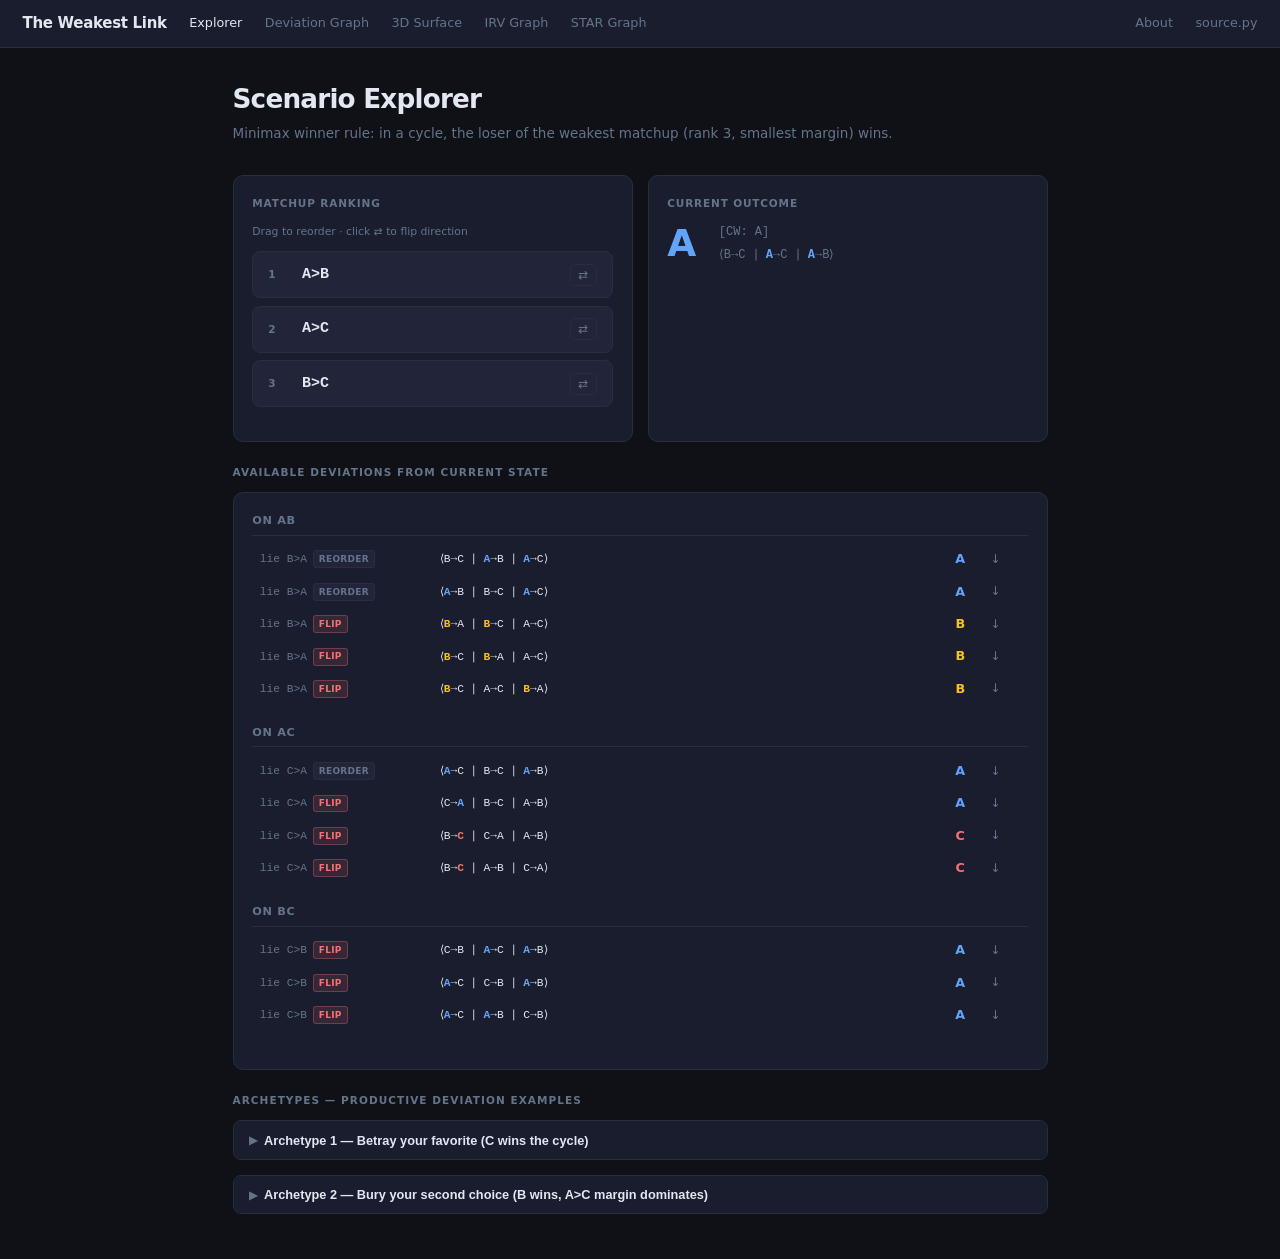
<file: index.html>
<!DOCTYPE html>
<html lang="en">
<head>
  <meta charset="UTF-8">
  <meta name="viewport" content="width=device-width, initial-scale=1.0">
  <title>The Weakest Link — Minimax Pairwise Voting</title>
  <link rel="stylesheet" href="style.css">
  <style>
    .config-grid {
      display: grid;
      grid-template-columns: 1fr 1fr;
      gap: 1rem;
      margin-bottom: 1.5rem;
    }
    @media (max-width: 600px) {
      .config-grid { grid-template-columns: 1fr; }
    }
    .state-card {
      background: var(--surface);
      border: 1px solid var(--border);
      border-radius: 10px;
      padding: 1.25rem;
    }
    .matchup-section {
      background: var(--surface);
      border: 1px solid var(--border);
      border-radius: 10px;
      padding: 1.25rem;
    }
    .drag-hint {
      font-size: 0.72rem;
      color: var(--muted);
      margin-bottom: 0.75rem;
    }
  </style>
</head>
<body>

<nav>
  <a href="index.html" class="site-title">The Weakest Link</a>
  <a href="index.html" class="active">Explorer</a>
  <a href="graph.html">Deviation Graph</a>
  <a href="3d.html">3D Surface</a>
  <a href="IRV.html">IRV Graph</a>
  <a href="star.html">STAR Graph</a>
  <span class="spacer"></span>
  <a href="about.html">About</a>
  <a href="minimax_graph_test.py" target="_blank">source.py</a>
</nav>

<div class="container">

  <div class="page-header">
    <h1>Scenario Explorer</h1>
    <p class="subtitle">Minimax winner rule: in a cycle, the loser of the weakest matchup (rank 3, smallest margin) wins.</p>
  </div>

  <div class="config-grid">

    <!-- Matchup configurator -->
    <div class="matchup-section">
      <div class="card-title">Matchup ranking</div>
      <p class="drag-hint">Drag to reorder · click ⇄ to flip direction</p>
      <div id="matchup-list" class="matchup-list"></div>
    </div>

    <!-- State panel -->
    <div class="state-card">
      <div class="card-title">Current outcome</div>
      <div class="state-panel">
        <div id="winner-display" class="winner-display a">A</div>
        <div class="state-meta">
          <span id="state-cycle" class="state-tag">[cycle]</span>
          <span id="state-desc" class="state-tag"></span>
        </div>
      </div>
    </div>

  </div>

  <!-- Deviation panel -->
  <div id="deviation-section">
    <div class="section-heading">Available deviations from current state</div>
    <div class="card">
      <div id="deviation-panel"></div>
    </div>
    <div id="callout" class="callout">
      <strong>No multi-step deviation ever helps</strong> — if no single-step deviation is profitable, no chain of deviations leads to a better outcome either.
    </div>
  </div>

  <!-- Archetypes -->
  <div class="section-heading">Archetypes — productive deviation examples</div>
  <div id="shortcuts-container"></div>

</div>

<script type="module" src="explorer.js"></script>
</body>
</html>
</file>
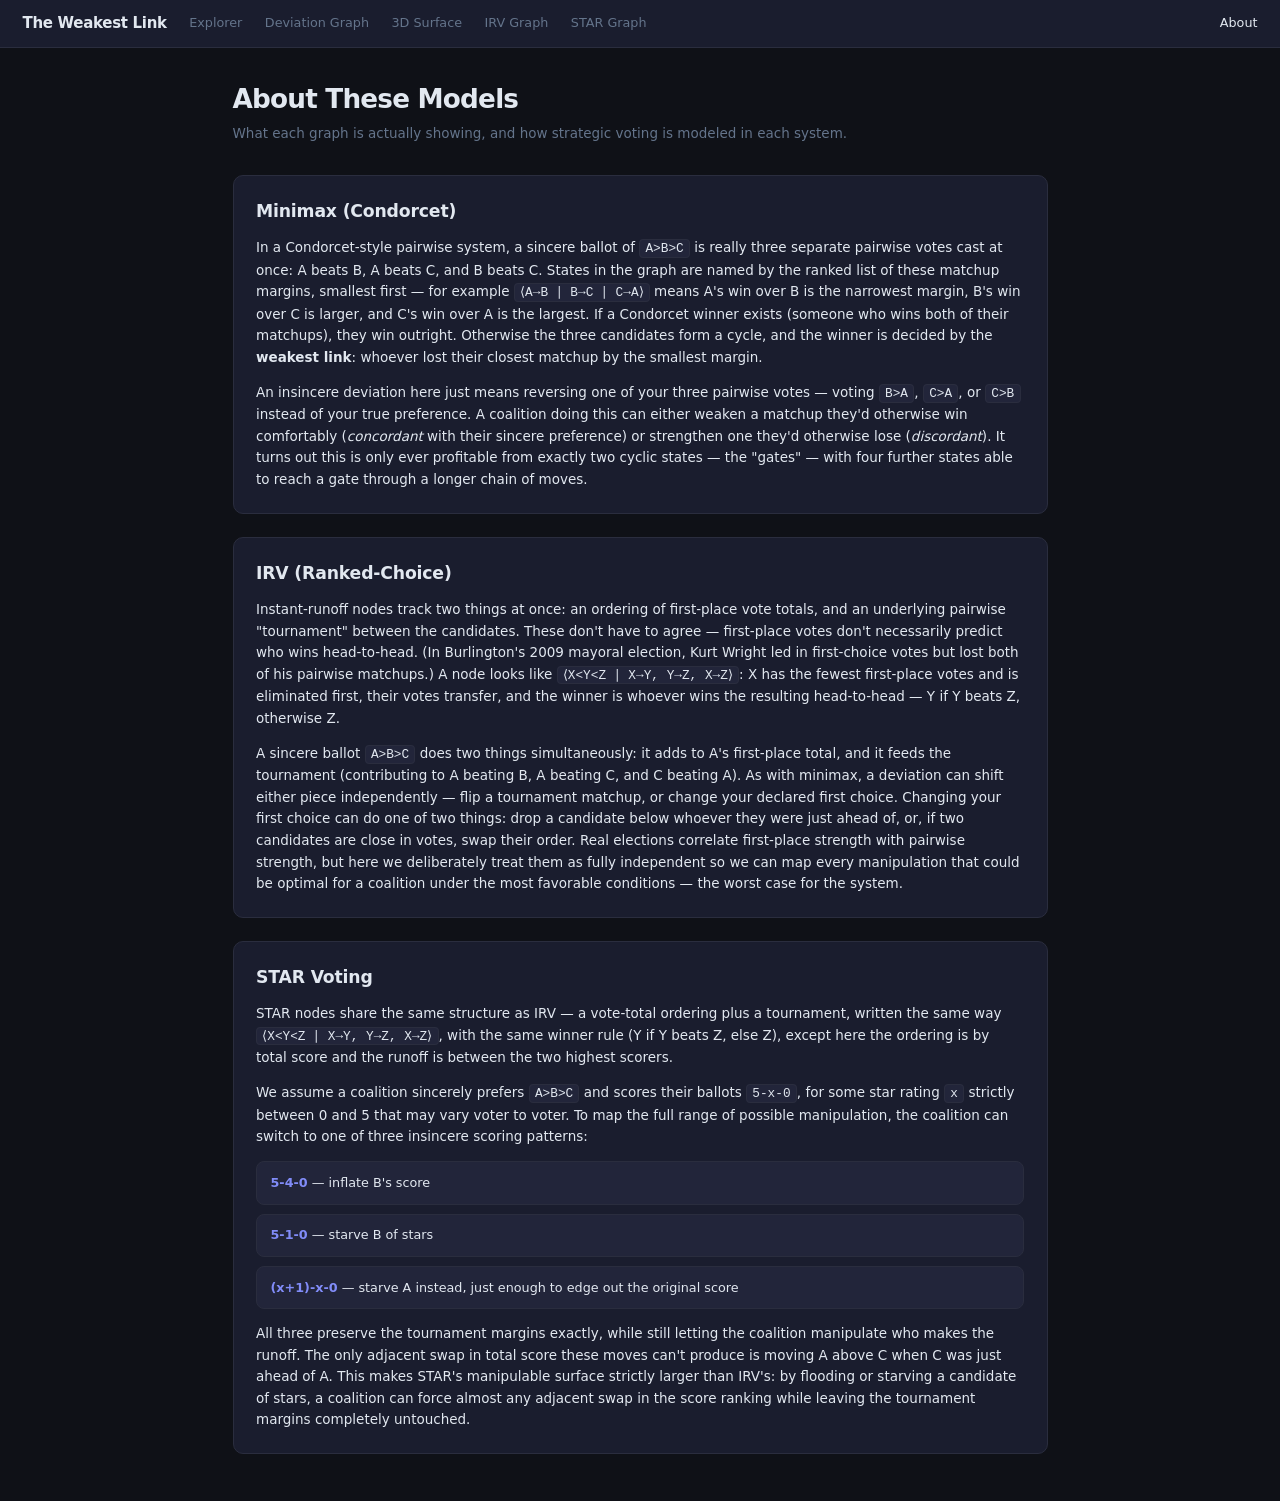
<file: about.html>
<!DOCTYPE html>
<html lang="en">
<head>
  <meta charset="UTF-8">
  <meta name="viewport" content="width=device-width, initial-scale=1.0">
  <title>About — The Weakest Link</title>
  <link rel="stylesheet" href="style.css">
  <style>
    .about-section {
      background: var(--surface);
      border: 1px solid var(--border);
      border-radius: 10px;
      padding: 1.5rem;
      margin-bottom: 1.5rem;
    }
    .about-section h2 {
      font-size: 1.15rem;
      font-weight: 800;
      letter-spacing: -0.01em;
      margin-bottom: 0.75rem;
    }
    .about-section p {
      color: var(--text);
      font-size: 0.9rem;
      margin-bottom: 0.9rem;
    }
    .about-section p:last-child { margin-bottom: 0; }
    .about-section code {
      font-family: 'Fira Mono', 'Cascadia Code', monospace;
      font-size: 0.85rem;
      background: var(--surface2);
      border: 1px solid var(--border);
      border-radius: 4px;
      padding: 0.05rem 0.35rem;
    }
    .archetype-list {
      list-style: none;
      display: flex;
      flex-direction: column;
      gap: 0.6rem;
      margin: 0.9rem 0;
    }
    .archetype-list li {
      background: var(--surface2);
      border: 1px solid var(--border);
      border-radius: 8px;
      padding: 0.7rem 0.9rem;
      font-size: 0.85rem;
    }
    .archetype-list strong { color: var(--accent); }
  </style>
</head>
<body>

<nav>
  <a href="index.html" class="site-title">The Weakest Link</a>
  <a href="index.html">Explorer</a>
  <a href="graph.html">Deviation Graph</a>
  <a href="3d.html">3D Surface</a>
  <a href="IRV.html">IRV Graph</a>
  <a href="star.html">STAR Graph</a>
  <span class="spacer"></span>
  <a href="about.html" class="active">About</a>
</nav>

<div class="container">

  <div class="page-header">
    <h1>About These Models</h1>
    <p class="subtitle">What each graph is actually showing, and how strategic voting is modeled in each system.</p>
  </div>

  <div class="about-section">
    <h2>Minimax (Condorcet)</h2>
    <p>
      In a Condorcet-style pairwise system, a sincere ballot of <code>A&gt;B&gt;C</code> is really three
      separate pairwise votes cast at once: A beats B, A beats C, and B beats C. States in the graph are
      named by the ranked list of these matchup margins, smallest first — for example
      <code>⟨A→B ∣ B→C ∣ C→A⟩</code> means A's win over B is the narrowest margin, B's win over C is
      larger, and C's win over A is the largest. If a Condorcet winner exists (someone who wins both of
      their matchups), they win outright. Otherwise the three candidates form a cycle, and the winner is
      decided by the <strong>weakest link</strong>: whoever lost their closest matchup by the smallest margin.
    </p>
    <p>
      An insincere deviation here just means reversing one of your three pairwise votes — voting
      <code>B&gt;A</code>, <code>C&gt;A</code>, or <code>C&gt;B</code> instead of your true preference. A
      coalition doing this can either weaken a matchup they'd otherwise win comfortably (<em>concordant</em>
      with their sincere preference) or strengthen one they'd otherwise lose (<em>discordant</em>). It turns
      out this is only ever profitable from exactly two cyclic states — the "gates" — with four further
      states able to reach a gate through a longer chain of moves.
    </p>
  </div>

  <div class="about-section">
    <h2>IRV (Ranked-Choice)</h2>
    <p>
      Instant-runoff nodes track two things at once: an ordering of first-place vote totals, and an
      underlying pairwise "tournament" between the candidates. These don't have to agree — first-place
      votes don't necessarily predict who wins head-to-head. (In Burlington's 2009 mayoral election, Kurt
      Wright led in first-choice votes but lost both of his pairwise matchups.) A node looks like
      <code>⟨X&lt;Y&lt;Z ∣ X→Y, Y→Z, X→Z⟩</code>: X has the fewest first-place votes and is eliminated
      first, their votes transfer, and the winner is whoever wins the resulting head-to-head — Y if Y
      beats Z, otherwise Z.
    </p>
    <p>
      A sincere ballot <code>A&gt;B&gt;C</code> does two things simultaneously: it adds to A's first-place
      total, and it feeds the tournament (contributing to A beating B, A beating C, and C beating A). As
      with minimax, a deviation can shift either piece independently — flip a tournament matchup, or change
      your declared first choice. Changing your first choice can do one of two things: drop a candidate
      below whoever they were just ahead of, or, if two candidates are close in votes, swap their order.
      Real elections correlate first-place strength with pairwise strength, but here we deliberately treat
      them as fully independent so we can map every manipulation that could be optimal for a coalition
      under the most favorable conditions — the worst case for the system.
    </p>
  </div>

  <div class="about-section">
    <h2>STAR Voting</h2>
    <p>
      STAR nodes share the same structure as IRV — a vote-total ordering plus a tournament, written the
      same way <code>⟨X&lt;Y&lt;Z ∣ X→Y, Y→Z, X→Z⟩</code>, with the same winner rule (Y if Y beats Z, else
      Z), except here the ordering is by total score and the runoff is between the two highest scorers.
    </p>
    <p>
      We assume a coalition sincerely prefers <code>A&gt;B&gt;C</code> and scores their ballots
      <code>5-x-0</code>, for some star rating <code>x</code> strictly between 0 and 5 that may vary voter
      to voter. To map the full range of possible manipulation, the coalition can switch to one of three
      insincere scoring patterns:
    </p>
    <ul class="archetype-list">
      <li><strong>5-4-0</strong> — inflate B's score</li>
      <li><strong>5-1-0</strong> — starve B of stars</li>
      <li><strong>(x+1)-x-0</strong> — starve A instead, just enough to edge out the original score</li>
    </ul>
    <p>
      All three preserve the tournament margins exactly, while still letting the coalition manipulate who
      makes the runoff. The only adjacent swap in total score these moves can't produce is moving A above
      C when C was just ahead of A. This makes STAR's manipulable surface strictly larger than IRV's: by
      flooding or starving a candidate of stars, a coalition can force almost any adjacent swap in the
      score ranking while leaving the tournament margins completely untouched.
    </p>
  </div>

</div>

</body>
</html>
</file>
<file: style.css>
:root {
  --bg: #0f1117;
  --surface: #1a1d2e;
  --surface2: #22253a;
  --border: #2a2d3e;
  --text: #e2e8f0;
  --muted: #64748b;
  --a: #60a5fa;
  --b: #fbbf24;
  --c: #f87171;
  --green: #34d399;
  --yellow: #fde68a;
  --win-bg-a: rgba(96, 165, 250, 0.08);
  --win-bg-b: rgba(251, 191, 36, 0.08);
  --win-bg-c: rgba(248, 113, 113, 0.08);
  --accent: #818cf8;
}

*, *::before, *::after { box-sizing: border-box; margin: 0; padding: 0; }

html { font-size: 15px; }

body {
  background: var(--bg);
  color: var(--text);
  font-family: 'Inter', system-ui, -apple-system, sans-serif;
  line-height: 1.6;
  min-height: 100vh;
}

/* ── Nav ── */
nav {
  display: flex;
  align-items: center;
  gap: 1.5rem;
  padding: 0.75rem 1.5rem;
  background: var(--surface);
  border-bottom: 1px solid var(--border);
  font-size: 0.85rem;
}

nav .site-title {
  font-weight: 700;
  font-size: 1rem;
  color: var(--text);
  text-decoration: none;
  letter-spacing: -0.02em;
}

nav a {
  color: var(--muted);
  text-decoration: none;
  transition: color 0.15s;
}

nav a:hover, nav a.active { color: var(--text); }

nav .spacer { flex: 1; }

/* ── Layout ── */
.container {
  max-width: 860px;
  margin: 0 auto;
  padding: 2rem 1.5rem;
}

/* ── Header ── */
.page-header {
  margin-bottom: 2rem;
}

.page-header h1 {
  font-size: 1.75rem;
  font-weight: 800;
  letter-spacing: -0.03em;
  margin-bottom: 0.25rem;
}

.page-header .subtitle {
  color: var(--muted);
  font-size: 0.9rem;
}

/* ── Cards ── */
.card {
  background: var(--surface);
  border: 1px solid var(--border);
  border-radius: 10px;
  padding: 1.25rem;
  margin-bottom: 1rem;
}

.card-title {
  font-size: 0.7rem;
  font-weight: 600;
  text-transform: uppercase;
  letter-spacing: 0.08em;
  color: var(--muted);
  margin-bottom: 0.75rem;
}

/* ── Matchup cards ── */
.matchup-list {
  display: flex;
  flex-direction: column;
  gap: 0.5rem;
  margin-bottom: 1rem;
}

.matchup-card {
  display: flex;
  align-items: center;
  gap: 0.75rem;
  background: var(--surface2);
  border: 1px solid var(--border);
  border-radius: 8px;
  padding: 0.7rem 1rem;
  cursor: grab;
  user-select: none;
  transition: border-color 0.15s, box-shadow 0.15s, opacity 0.15s;
}

.matchup-card:hover { border-color: var(--accent); }
.matchup-card.dragging { opacity: 0.4; cursor: grabbing; }
.matchup-card.drag-over { border-color: var(--green); box-shadow: 0 0 0 2px rgba(52,211,153,0.2); }

.rank-badge {
  font-size: 0.7rem;
  font-weight: 700;
  color: var(--muted);
  min-width: 1.5rem;
}

.matchup-label {
  flex: 1;
  font-family: 'Fira Mono', 'Cascadia Code', monospace;
  font-size: 1rem;
  font-weight: 600;
}

.flip-btn {
  background: none;
  border: 1px solid var(--border);
  border-radius: 5px;
  color: var(--muted);
  padding: 0.2rem 0.5rem;
  font-size: 0.8rem;
  cursor: pointer;
  transition: background 0.15s, color 0.15s;
  font-family: inherit;
}

.flip-btn:hover { background: var(--border); color: var(--text); }

/* ── State panel ── */
.state-panel {
  display: flex;
  align-items: center;
  gap: 1.5rem;
  flex-wrap: wrap;
}

.winner-display {
  font-size: 2.5rem;
  font-weight: 900;
  line-height: 1;
}

.winner-display.a { color: var(--a); }
.winner-display.b { color: var(--b); }
.winner-display.c { color: var(--c); }

.state-meta {
  display: flex;
  flex-direction: column;
  gap: 0.3rem;
}

.state-tag {
  font-size: 0.8rem;
  color: var(--muted);
  font-family: monospace;
}

.sincere-tag {
  font-size: 0.8rem;
  padding: 0.15rem 0.5rem;
  border-radius: 4px;
  display: inline-block;
  font-weight: 600;
}

.sincere-tag.yes { background: rgba(52,211,153,0.15); color: var(--green); }
.sincere-tag.no  { background: rgba(248,113,113,0.15); color: var(--c); }

/* ── Candidate colors ── */
.cand-a { color: var(--a); }
.cand-b { color: var(--b); }
.cand-c { color: var(--c); }

/* ── Shortcuts accordion ── */
.accordion {
  border: 1px solid var(--border);
  border-radius: 8px;
  overflow: hidden;
  margin-bottom: 1rem;
}

.accordion-header {
  display: flex;
  align-items: center;
  gap: 0.5rem;
  padding: 0.75rem 1rem;
  background: var(--surface);
  cursor: pointer;
  font-size: 0.85rem;
  font-weight: 600;
  border: none;
  width: 100%;
  text-align: left;
  color: var(--text);
  transition: background 0.15s;
}

.accordion-header:hover { background: var(--surface2); }

.accordion-header .chevron {
  transition: transform 0.2s;
  font-size: 0.7rem;
  color: var(--muted);
}

.accordion-header.open .chevron { transform: rotate(90deg); }

.accordion-body {
  display: none;
  padding: 0.75rem 1rem;
  background: var(--surface2);
  border-top: 1px solid var(--border);
  gap: 0.4rem;
  flex-direction: column;
}

.accordion-body.open { display: flex; }

.shortcut-btn {
  background: none;
  border: 1px solid var(--border);
  border-radius: 6px;
  color: var(--text);
  padding: 0.4rem 0.75rem;
  font-family: 'Fira Mono', monospace;
  font-size: 0.8rem;
  cursor: pointer;
  text-align: left;
  transition: background 0.15s, border-color 0.15s;
}

.shortcut-btn:hover { background: var(--border); border-color: var(--accent); }

/* ── Deviation panel ── */
.dev-section { margin-bottom: 1.25rem; }

.dev-section-title {
  font-size: 0.75rem;
  font-weight: 700;
  text-transform: uppercase;
  letter-spacing: 0.06em;
  color: var(--muted);
  margin-bottom: 0.5rem;
  padding-bottom: 0.3rem;
  border-bottom: 1px solid var(--border);
}

.dev-row {
  display: grid;
  grid-template-columns: 11.5rem 1fr 3rem 2rem;
  align-items: center;
  gap: 0.5rem;
  padding: 0.4rem 0.5rem;
  border-radius: 5px;
  font-size: 0.8rem;
  transition: background 0.1s;
}

.dev-row:hover { background: var(--surface2); }

.dev-row.profitable {
  background: rgba(129, 140, 248, 0.06);
}

.dev-row.profitable:hover {
  background: rgba(129, 140, 248, 0.12);
}

.dev-label-group {
  display: flex;
  align-items: center;
  gap: 0.4rem;
}

.dev-label {
  font-family: 'Fira Mono', monospace;
  color: var(--muted);
  font-size: 0.75rem;
}

.dev-kind {
  font-size: 0.6rem;
  font-weight: 700;
  text-transform: uppercase;
  letter-spacing: 0.03em;
  padding: 0.05rem 0.32rem;
  border-radius: 3px;
  white-space: nowrap;
}

.kind-reorder { background: var(--surface2); color: var(--muted); border: 1px solid var(--border); }
.kind-flip { background: rgba(248, 113, 113, 0.12); color: var(--c); border: 1px solid rgba(248, 113, 113, 0.3); }

.dev-desc {
  font-family: 'Fira Mono', monospace;
  font-size: 0.75rem;
  color: var(--text);
}

.dev-winner {
  font-weight: 700;
  font-size: 0.85rem;
  text-align: center;
}

.dev-tag {
  font-size: 0.65rem;
  font-weight: 700;
  padding: 0.1rem 0.35rem;
  border-radius: 4px;
  text-align: center;
}

.tag-min { background: var(--accent); color: #fff; }
.tag-more { background: var(--surface2); color: var(--muted); border: 1px solid var(--border); }
.tag-star { color: var(--green); font-size: 0.9rem; }
.tag-dot  { color: var(--b); }
.tag-down { color: var(--muted); }

/* ── Callout ── */
.callout {
  background: rgba(129, 140, 248, 0.08);
  border: 1px solid rgba(129, 140, 248, 0.25);
  border-radius: 8px;
  padding: 0.85rem 1rem;
  font-size: 0.82rem;
  color: var(--text);
  margin-top: 1rem;
}

.callout strong { color: var(--accent); }

/* ── No deviation message ── */
.no-dev-msg {
  color: var(--muted);
  font-size: 0.85rem;
  font-style: italic;
  padding: 1rem 0;
}

/* ── Section headings ── */
.section-heading {
  font-size: 0.7rem;
  font-weight: 700;
  text-transform: uppercase;
  letter-spacing: 0.1em;
  color: var(--muted);
  margin: 1.5rem 0 0.75rem;
}

/* ── Graph page ── */
body.graph-page {
  display: flex;
  flex-direction: column;
  height: 100vh;
  overflow: hidden;
}

body.graph-page nav,
body.graph-page .graph-toolbar,
body.graph-page .moves-panel {
  flex: 0 0 auto;
}

#graph-container {
  width: 100%;
  flex: 1 1 auto;
  min-height: 0;
  position: relative;
}

#graph-svg {
  width: 100%;
  height: 100%;
}

.graph-toolbar {
  display: flex;
  align-items: center;
  flex-wrap: wrap;
  gap: 0.75rem;
  padding: 0.6rem 1rem;
  background: var(--surface);
  border-bottom: 1px solid var(--border);
}

.toolbar-btn {
  background: var(--surface2);
  border: 1px solid var(--border);
  border-radius: 6px;
  color: var(--text);
  padding: 0.35rem 0.75rem;
  font-size: 0.8rem;
  cursor: pointer;
  font-family: inherit;
  transition: background 0.15s, border-color 0.15s;
}

.toolbar-btn:hover { border-color: var(--accent); }
.toolbar-btn.active { background: var(--accent); border-color: var(--accent); color: #fff; }

/* ── Tooltip (pinned bottom-right, non-intrusive) ── */
#tooltip {
  position: fixed;
  right: 1.25rem;
  bottom: 1.5rem;
  width: 380px;
  max-height: 65vh;
  overflow-y: auto;
  background: rgba(15, 17, 23, 0.92);
  backdrop-filter: blur(6px);
  -webkit-backdrop-filter: blur(6px);
  border: 1px solid var(--border);
  border-radius: 10px;
  padding: 1rem 1.25rem;
  pointer-events: none;
  z-index: 50;
  display: none;
}

#tooltip .tt-desc {
  font-family: monospace;
  font-size: 0.95rem;
  color: var(--muted);
  margin-bottom: 0.5rem;
  white-space: normal;
  overflow-wrap: break-word;
}

#tooltip .tt-winner {
  font-size: 1.25rem;
  font-weight: 700;
  margin-bottom: 0.5rem;
}

#tooltip .tt-devs {
  border-top: 1px solid var(--border);
  padding-top: 0.5rem;
  margin-top: 0.5rem;
  font-size: 0.9rem;
  display: flex;
  flex-direction: column;
  gap: 0.35rem;
  line-height: 1.5;
}

#tooltip .tt-dev-group {
  display: flex;
  flex-direction: column;
  gap: 0.15rem;
}

#tooltip .tt-dev-item {
  display: flex;
  flex-direction: column;
  gap: 0.05rem;
  margin-left: 1.1rem;
}

#tooltip .tt-dev-item-top {
  display: inline-flex;
  align-items: center;
  gap: 0.3rem;
}

#tooltip .tt-dev-goto {
  font-family: 'Fira Mono', monospace;
  font-size: 0.72rem;
  color: var(--muted);
}

.term-changed {
  background: rgba(251, 191, 36, 0.22);
  border-radius: 3px;
  padding: 0 3px;
}

#tooltip .tt-kind {
  font-size: 0.65rem;
  font-weight: 700;
  text-transform: uppercase;
  letter-spacing: 0.03em;
  padding: 0.05rem 0.35rem;
  border-radius: 3px;
  white-space: nowrap;
}

/* ── Legend ── */
.legend {
  display: flex;
  align-items: center;
  flex-wrap: wrap;
  row-gap: 0.4rem;
  gap: 1rem;
  font-size: 0.75rem;
  color: var(--muted);
}

.legend-toggle-btn { display: none; }

.legend-item {
  display: flex;
  align-items: center;
  gap: 0.35rem;
}

.legend-dot {
  width: 10px;
  height: 10px;
  border-radius: 50%;
}

.legend-diamond {
  width: 10px;
  height: 10px;
  transform: rotate(45deg);
}

/* ── Moves panel (isolate-a-move) ── */
.moves-panel {
  display: flex;
  align-items: center;
  flex-wrap: wrap;
  gap: 0.5rem;
  padding: 0.5rem 1rem;
  background: var(--surface);
  border-bottom: 1px solid var(--border);
}

.moves-panel-label {
  color: var(--muted);
  font-size: 0.7rem;
  font-weight: 600;
  text-transform: uppercase;
  letter-spacing: 0.08em;
  margin-right: 0.15rem;
}

.move-chip {
  display: inline-flex;
  align-items: center;
  gap: 0.4rem;
  background: var(--surface2);
  border: 1px solid var(--border);
  border-radius: 999px;
  padding: 0.3rem 0.7rem;
  cursor: pointer;
  font-family: inherit;
  color: var(--text);
  font-size: 0.78rem;
  transition: border-color 0.15s, background 0.15s, box-shadow 0.15s;
  user-select: none;
}

.move-chip:hover { border-color: var(--accent); }

.move-chip.active {
  border-color: #fff;
  background: rgba(255, 255, 255, 0.1);
  box-shadow: 0 0 8px rgba(255, 255, 255, 0.45);
}

.move-chip .move-name { font-family: 'Fira Mono', monospace; }

.move-chip .move-count {
  font-size: 0.7rem;
  color: var(--muted);
  font-family: 'Fira Mono', monospace;
}

.move-chip .move-count.has-profitable { color: var(--green); }
.move-chip.active .move-count { color: var(--text); }
.move-chip.active .move-count.has-profitable { color: var(--green); }

.move-chip .move-kind {
  font-size: 0.6rem;
  font-weight: 700;
  text-transform: uppercase;
  letter-spacing: 0.03em;
  padding: 0.05rem 0.32rem;
  border-radius: 3px;
}

/* ── Responsive ── */
@media (max-width: 600px) {
  .dev-row {
    grid-template-columns: 7rem 1fr 2.5rem 1.5rem;
    font-size: 0.72rem;
  }

  nav {
    overflow-x: auto;
    flex-wrap: nowrap;
    -webkit-overflow-scrolling: touch;
    scrollbar-width: none;
  }

  nav::-webkit-scrollbar { display: none; }

  .legend-toggle-btn { display: inline-block; }

  .legend {
    display: none;
    width: 100%;
    flex-basis: 100%;
  }

  .legend.open { display: flex; }

  #tooltip {
    left: 0.75rem;
    right: 0.75rem;
    bottom: 0.75rem;
    width: auto;
    max-height: 50vh;
  }
}
</file>
